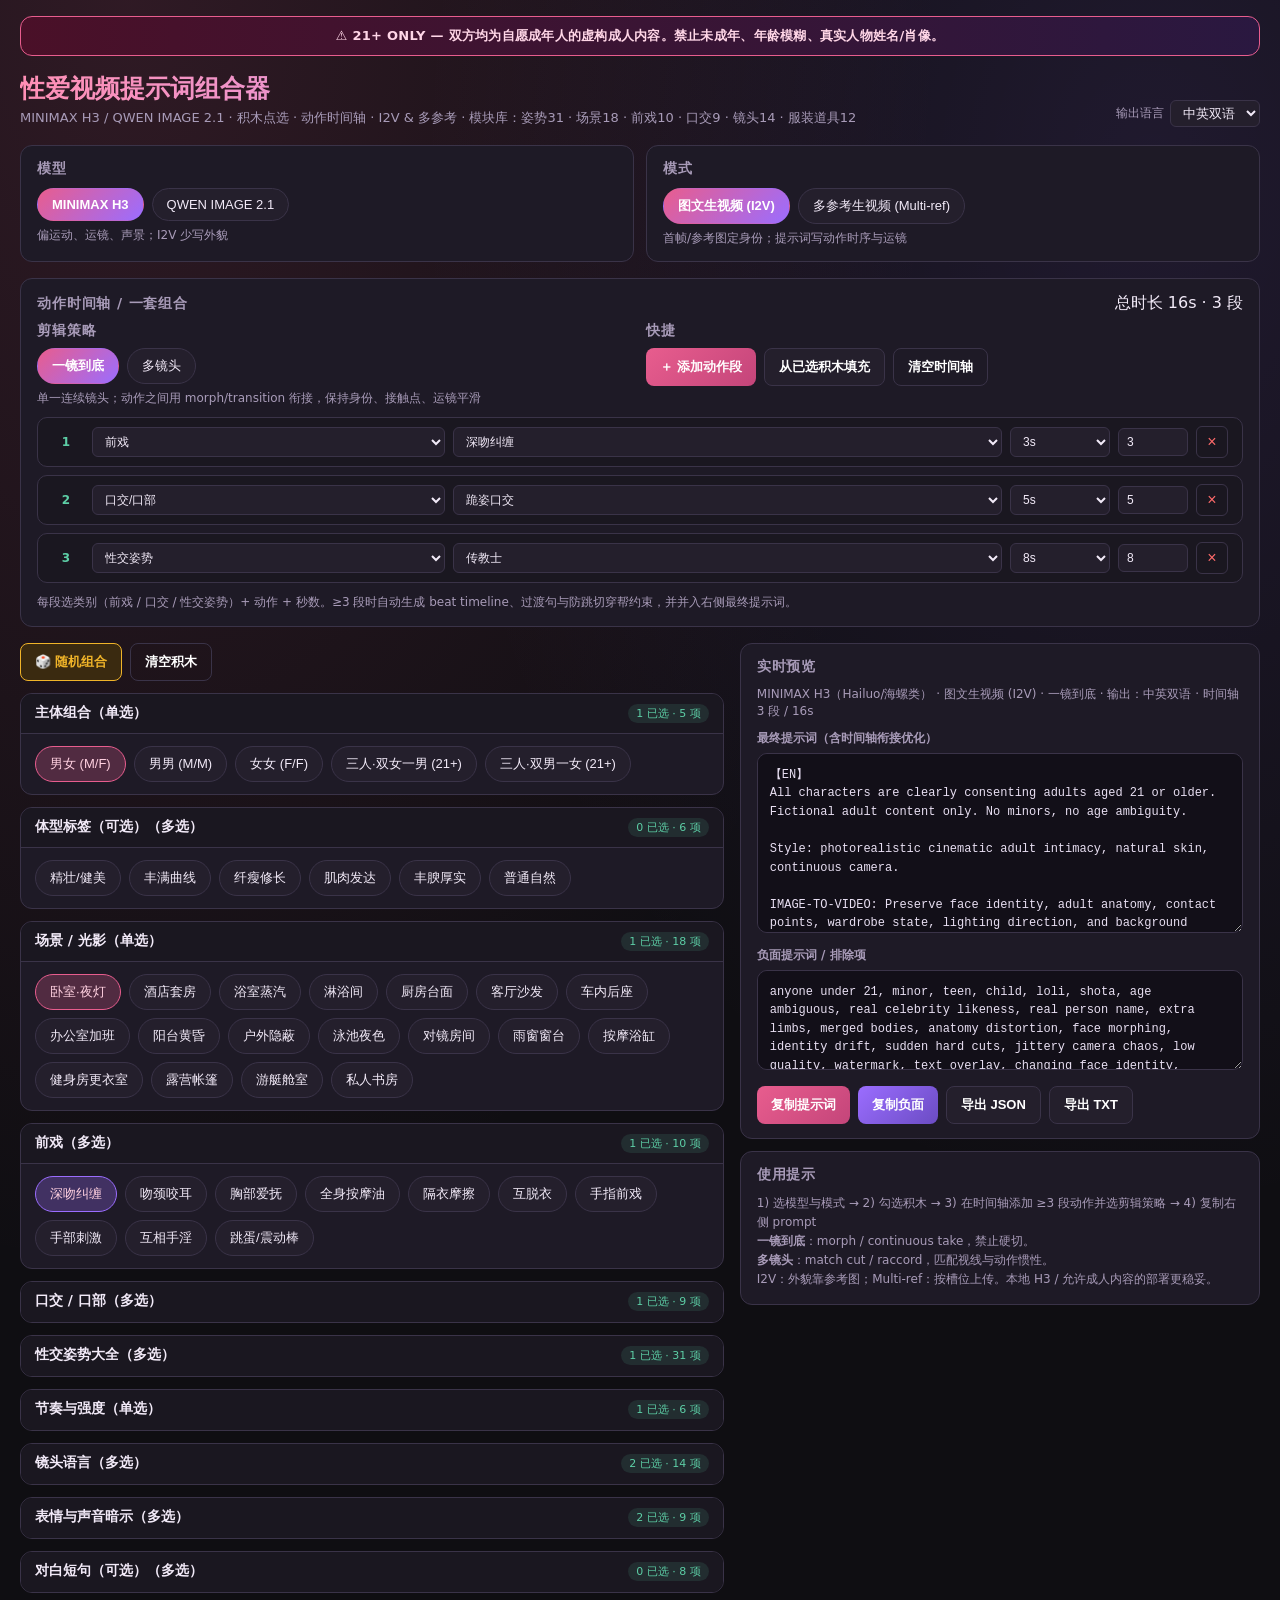
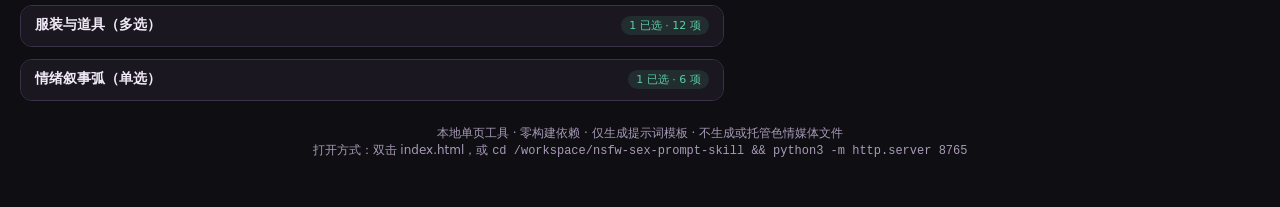
<file: index.html>
<!DOCTYPE html>
<html lang="zh-CN">
<head>
  <meta charset="UTF-8" />
  <meta name="viewport" content="width=device-width, initial-scale=1" />
  <meta name="robots" content="noindex" />
  <title>性爱视频提示词组合器 · 21+</title>
  <link rel="stylesheet" href="styles.css" />
</head>
<body>
  <div class="app">
    <div class="age-banner" id="ageBanner">⚠ 21+ ONLY</div>

    <header class="hero">
      <div>
        <h1>性爱视频提示词组合器</h1>
        <div class="sub">MINIMAX H3 / QWEN IMAGE 2.1 · 积木点选 · 动作时间轴 · I2V &amp; 多参考 · <span id="stats"></span></div>
      </div>
      <div class="lang-toggle">
        <label for="langSelect">输出语言</label>
        <select id="langSelect">
          <option value="both" selected>中英双语</option>
          <option value="en">英文为主</option>
          <option value="zh">中文为主</option>
        </select>
      </div>
    </header>

    <div class="controls-top">
      <div class="panel">
        <h2>模型</h2>
        <div class="seg">
          <button type="button" class="active" data-model="minimax_h3">MINIMAX H3</button>
          <button type="button" data-model="qwen_image">QWEN IMAGE 2.1</button>
        </div>
        <p class="hint" id="modelHint">偏运动、运镜、声景；I2V 少写外貌</p>
      </div>
      <div class="panel">
        <h2>模式</h2>
        <div class="seg">
          <button type="button" class="active" data-mode="i2v">图文生视频 (I2V)</button>
          <button type="button" data-mode="multiref">多参考生视频 (Multi-ref)</button>
        </div>
        <p class="hint" id="modeHint">首帧/参考图定身份；提示词写动作时序与运镜</p>
      </div>
    </div>

    <div class="panel timeline-panel" id="timelinePanel">
      <div class="timeline-head">
        <h2>动作时间轴 / 一套组合</h2>
        <span class="count" id="tlTotal">总时长 0s · 0 段</span>
      </div>
      <div class="controls-top" style="margin-bottom:10px">
        <div>
          <h2 style="margin-bottom:8px">剪辑策略</h2>
          <div class="seg" id="editModeSeg">
            <button type="button" class="active" data-edit="continuous">一镜到底</button>
            <button type="button" data-edit="multicut">多镜头</button>
          </div>
          <p class="hint" id="editHint">单一连续镜头；动作之间用 morph/transition 衔接，保持身份、接触点、运镜平滑</p>
        </div>
        <div>
          <h2 style="margin-bottom:8px">快捷</h2>
          <div class="actions">
            <button type="button" class="btn primary" id="btnAddSeg">＋ 添加动作段</button>
            <button type="button" class="btn" id="btnSeedTl">从已选积木填充</button>
            <button type="button" class="btn ghost" id="btnClearTl">清空时间轴</button>
          </div>
        </div>
      </div>
      <div id="timelineRows" class="timeline-rows"></div>
      <p class="hint" style="margin-top:10px;line-height:1.55">
        每段选类别（前戏 / 口交 / 性交姿势）+ 动作 + 秒数。≥3 段时自动生成 beat timeline、过渡句与防跳切穿帮约束，并并入右侧最终提示词。
      </p>
    </div>

    <div class="layout">
      <div>
        <div class="actions" style="margin-bottom:12px">
          <button type="button" class="btn warn" id="btnRandom">🎲 随机组合</button>
          <button type="button" class="btn ghost" id="btnClear">清空积木</button>
        </div>
        <div class="modules" id="modules"></div>
      </div>

      <aside class="preview">
        <div class="panel">
          <h3>实时预览</h3>
          <p class="hint" id="metaLine" style="margin-bottom:10px"></p>
          <div id="refSlotHost"></div>
          <label for="outPrompt">最终提示词（含时间轴衔接优化）</label>
          <textarea id="outPrompt" spellcheck="false"></textarea>
          <label for="outNeg" style="margin-top:10px">负面提示词 / 排除项</label>
          <textarea id="outNeg" style="min-height:100px" spellcheck="false"></textarea>
          <div class="actions" style="margin-top:12px">
            <button type="button" class="btn primary" id="btnCopy">复制提示词</button>
            <button type="button" class="btn secondary" id="btnCopyNeg">复制负面</button>
            <button type="button" class="btn" id="btnJson">导出 JSON</button>
            <button type="button" class="btn" id="btnTxt">导出 TXT</button>
          </div>
        </div>
        <div class="panel">
          <h3>使用提示</h3>
          <p class="hint" style="line-height:1.6;margin:0">
            1) 选模型与模式 → 2) 勾选积木 → 3) 在时间轴添加 ≥3 段动作并选剪辑策略 → 4) 复制右侧 prompt<br/>
            <strong>一镜到底</strong>：morph / continuous take，禁止硬切。<br/>
            <strong>多镜头</strong>：match cut / raccord，匹配视线与动作惯性。<br/>
            I2V：外貌靠参考图；Multi-ref：按槽位上传。本地 H3 / 允许成人内容的部署更稳妥。
          </p>
        </div>
      </aside>
    </div>

    <footer class="note">
      本地单页工具 · 零构建依赖 · 仅生成提示词模板 · 不生成或托管色情媒体文件<br/>
      打开方式：双击 index.html，或 <code>cd /workspace/nsfw-sex-prompt-skill && python3 -m http.server 8765</code>
    </footer>
  </div>

  <div class="toast" id="toast"></div>
  <script src="data.js"></script>
  <script src="app.js"></script>
</body>
</html>
</file>
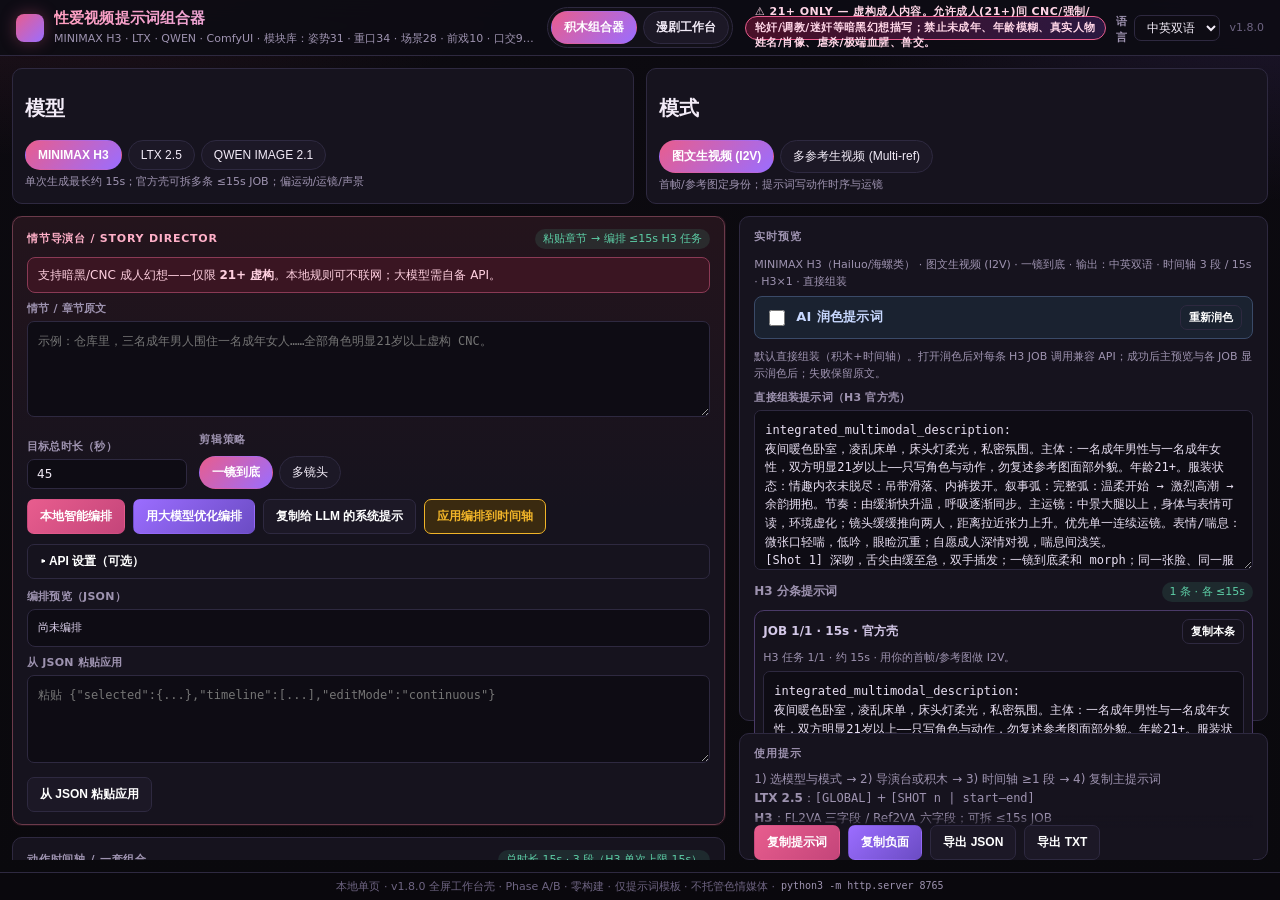
<file: web-app/index.html>
<!DOCTYPE html>
<html lang="zh-CN">
<head>
  <meta charset="UTF-8" />
  <meta name="viewport" content="width=device-width, initial-scale=1" />
  <meta name="robots" content="noindex" />
  <title>NSFW H3 漫剧工作台 / 提示词组合器 · 21+ · v1.8.0</title>
  <link rel="stylesheet" href="styles.css" />
</head>
<body data-ui-mode="bricks">
  <div class="app-shell">
    <header class="app-chrome">
      <div class="chrome-brand">
        <span class="chrome-mark" aria-hidden="true"></span>
        <div class="chrome-titles">
          <h1 id="appTitle">性爱视频提示词组合器</h1>
          <p class="chrome-sub">MINIMAX H3 · LTX · QWEN · ComfyUI · <span id="stats"></span></p>
        </div>
      </div>

      <nav class="seg ui-mode-seg chrome-modes" aria-label="界面模式" title="切换积木组合器 / 漫剧工作台">
        <button type="button" class="active" data-ui-mode="bricks">积木组合器</button>
        <button type="button" data-ui-mode="workbench">漫剧工作台</button>
      </nav>

      <div class="chrome-tools">
        <span class="age-pill" id="ageBanner">21+</span>
        <div class="lang-toggle">
          <label for="langSelect">语言</label>
          <select id="langSelect">
            <option value="both" selected>中英双语</option>
            <option value="en">英文为主</option>
            <option value="zh">中文为主</option>
          </select>
        </div>
        <span class="chrome-ver" id="wbVersion">v1.8.0</span>
      </div>
    </header>

    <div class="app-workspace">
      <!-- ========== 漫剧工作台 ========== -->
      <div id="workbenchRoot" class="wb-shell" hidden>
        <nav class="wb-stagebar" aria-label="管线阶段">
          <div class="wb-stagebar-track">
            <button type="button" class="wb-stage active" data-stage="S0">S0 立项</button>
            <button type="button" class="wb-stage" data-stage="S1">S1 扩写</button>
            <button type="button" class="wb-stage" data-stage="S2">S2 资材</button>
            <button type="button" class="wb-stage" data-stage="S3">S3 资产图</button>
            <button type="button" class="wb-stage" data-stage="S4">S4 分镜</button>
            <button type="button" class="wb-stage" data-stage="S5">S5 H3 壳</button>
            <button type="button" class="wb-stage" data-stage="S6">S6 静帧</button>
            <button type="button" class="wb-stage" data-stage="S7">S7 视频</button>
          </div>
          <div class="wb-stagebar-actions">
            <button type="button" class="btn primary btn-sm" id="btnWbRunAll">一键 S1→S5</button>
            <button type="button" class="btn btn-sm" id="btnWbExport">导出 JSON</button>
          </div>
        </nav>

        <div class="wb-grid">
          <aside class="wb-rail panel-surface">
            <div class="rail-block">
              <h2 class="rail-title">管线</h2>
              <p class="hint tight">文戏 / 影视 / JP-AV→H3。文本走 llama.cpp；媒体走 ComfyUI。</p>
              <div class="actions stack">
                <button type="button" class="btn ghost btn-sm" id="wbApiToggle">▸ llama.cpp / API</button>
                <button type="button" class="btn ghost btn-sm" id="wbComfyToggle">▸ ComfyUI 设置</button>
              </div>
            </div>

            <div id="wbApiBody" class="dir-api-body rail-settings" hidden>
              <div class="field-grid">
                <div>
                  <label for="wbApiBase">llama.cpp Base URL</label>
                  <input type="text" id="wbApiBase" placeholder="http://127.0.0.1:8080/v1" />
                </div>
                <div>
                  <label for="wbApiKey">API Key（可空）</label>
                  <input type="password" id="wbApiKey" placeholder="sk-local" autocomplete="off" />
                </div>
                <div>
                  <label for="wbApiModel">模型名</label>
                  <input type="text" id="wbApiModel" placeholder="local-model" />
                </div>
              </div>
              <div class="actions" style="margin-top:8px">
                <button type="button" class="btn secondary btn-sm" id="btnWbSaveApi">保存</button>
              </div>
              <p class="hint tight">与导演台共用设置键。推荐 <code>llama-server --port 8080</code> + CORS。</p>
            </div>

            <div id="wbComfyBody" class="dir-api-body rail-settings" hidden>
              <div class="field-grid">
                <div>
                  <label for="wbComfyBase">ComfyUI Base URL</label>
                  <input type="text" id="wbComfyBase" placeholder="http://127.0.0.1:8188" />
                </div>
                <div>
                  <label for="wbComfyAuth">可选 Auth</label>
                  <input type="password" id="wbComfyAuth" placeholder="可空" autocomplete="off" />
                </div>
                <div>
                  <label for="wbComfyCkpt">Checkpoint</label>
                  <input type="text" id="wbComfyCkpt" placeholder="sd_xl_base_1.0.safetensors" />
                </div>
                <div>
                  <label for="wbComfyWfAsset">S3 工作流</label>
                  <input type="text" id="wbComfyWfAsset" placeholder="comfy-workflows/wf_asset_t2i.json" />
                </div>
                <div>
                  <label for="wbComfyWfStill">S6 工作流</label>
                  <input type="text" id="wbComfyWfStill" placeholder="comfy-workflows/wf_storyboard_still.json" />
                </div>
                <div>
                  <label for="wbComfyWfI2v">S7 工作流</label>
                  <input type="text" id="wbComfyWfI2v" placeholder="comfy-workflows/wf_generic_i2v.json" />
                </div>
                <div class="field-row-2">
                  <div>
                    <label for="wbComfyW">宽</label>
                    <input type="number" id="wbComfyW" min="64" step="8" value="768" />
                  </div>
                  <div>
                    <label for="wbComfyH">高</label>
                    <input type="number" id="wbComfyH" min="64" step="8" value="1344" />
                  </div>
                </div>
              </div>
              <div class="actions" style="margin-top:8px">
                <button type="button" class="btn secondary btn-sm" id="btnWbSaveComfy">保存</button>
                <button type="button" class="btn btn-sm" id="btnWbPingComfy">测试</button>
                <button type="button" class="btn ghost btn-sm" id="btnWbClearJobs">清理任务</button>
              </div>
              <p class="hint tight">直连需 <code>--enable-cors-header</code>，或代理 <code>8190</code>。默认不出图。</p>
              <div id="wbComfyPing" class="hint tight"></div>
            </div>

            <div id="wbStatus" class="polish-status" hidden></div>

            <div id="wbQueuePanel" class="wb-queue-panel">
              <div class="timeline-head">
                <h2 class="rail-title" style="margin:0">Comfy 队列</h2>
                <span class="count" id="wbQueueCount">0</span>
              </div>
              <div id="wbQueueHost" class="wb-queue-host"><p class="hint">尚无媒体任务</p></div>
            </div>
          </aside>

          <section class="wb-editor panel-surface">
            <div class="wb-pane" data-pane="S0">
              <header class="pane-head">
                <h2>S0 立项锁</h2>
                <p class="hint">锁定模型 / 画幅 / NSFW / 技能后进入扩写</p>
              </header>
              <div class="field-grid cols-3">
                <div>
                  <label>模型</label>
                  <input type="text" value="MiniMax H3（默认锁定）" disabled />
                </div>
                <div>
                  <label for="wbAspect">画幅</label>
                  <select id="wbAspect">
                    <option value="9:16" selected>9:16</option>
                    <option value="16:9">16:9</option>
                    <option value="1:1">1:1</option>
                    <option value="4:3">4:3</option>
                    <option value="3:4">3:4</option>
                    <option value="21:9">21:9</option>
                  </select>
                </div>
                <div>
                  <label for="wbNsfwTier">NSFW 强度</label>
                  <select id="wbNsfwTier">
                    <option value="soft_av">soft_av</option>
                    <option value="explicit" selected>explicit</option>
                    <option value="dark_cnc">dark_cnc</option>
                  </select>
                </div>
                <div>
                  <label for="wbSkillMode">技能模式</label>
                  <select id="wbSkillMode">
                    <option value="drama_only">文戏为主</option>
                    <option value="av_main">JP-AV 主戏</option>
                    <option value="mixed" selected>混合</option>
                  </select>
                </div>
                <div>
                  <label for="wbTargetSec">目标总时长（秒）</label>
                  <input type="number" id="wbTargetSec" min="5" max="180" value="45" />
                </div>
              </div>
              <div class="seg-row">
                <div>
                  <h3 class="micro-label">模式</h3>
                  <div class="seg wb-mode-seg">
                    <button type="button" class="active" data-wb-mode="i2v">I2V / FL2VA</button>
                    <button type="button" data-wb-mode="multiref">Ref2VA 多参考</button>
                  </div>
                </div>
                <div>
                  <h3 class="micro-label">剪辑</h3>
                  <div class="seg wb-edit-seg">
                    <button type="button" class="active" data-wb-edit="continuous">一镜到底</button>
                    <button type="button" data-wb-edit="multicut">多镜头</button>
                  </div>
                </div>
              </div>
              <label for="wbSource">一句话 / 短剧情</label>
              <textarea id="wbSource" rows="6" spellcheck="false" placeholder="示例：爱情旅馆里，一对明显21+的成年情侣从亲吻解衣到传教士，再抽出换后入，最后加速收束。写实、可听见拍击反馈。"></textarea>
              <p class="hint">下方积木时间轴仍可在「积木组合器」微调；S5 复用 H3 组装器。</p>
            </div>

            <div class="wb-pane" data-pane="S1" hidden>
              <header class="pane-head">
                <h2>S1 文本扩写</h2>
                <p class="hint">文戏 skill + 可选 JP-AV 节拍。本地可离线；LLM 走 llama.cpp。</p>
              </header>
              <div class="actions">
                <button type="button" class="btn primary" id="btnWbExpandLocal">本地扩写</button>
                <button type="button" class="btn secondary" id="btnWbExpandLlm">LLM 扩写</button>
              </div>
              <label for="wbExpandOut">扩写结果</label>
              <textarea id="wbExpandOut" rows="10" spellcheck="false"></textarea>
              <label for="wbBeatsOut">节拍 JSON</label>
              <textarea id="wbBeatsOut" rows="7" spellcheck="false" class="mono"></textarea>
            </div>

            <div class="wb-pane" data-pane="S2" hidden>
              <header class="pane-head">
                <h2>S2 资材提取（CHR / SCN / PRP）</h2>
                <p class="hint">先确认资材提示词；出图到 S3（显式排队）。</p>
              </header>
              <div class="actions">
                <button type="button" class="btn primary" id="btnWbAssetsLocal">本地提取</button>
                <button type="button" class="btn secondary" id="btnWbAssetsLlm">LLM 提取</button>
              </div>
              <div id="wbAssetsHost" class="wb-host"></div>
            </div>

            <div class="wb-pane" data-pane="S4" hidden>
              <header class="pane-head">
                <h2>S4 分镜镜头卡</h2>
                <p class="hint">影视机位 + JP-AV 动作链 + 段缝末态。可切到积木组合器改秒数。</p>
              </header>
              <div class="actions">
                <button type="button" class="btn primary" id="btnWbShotsLocal">本地分镜</button>
                <button type="button" class="btn secondary" id="btnWbShotsLlm">LLM 分镜</button>
              </div>
              <div id="wbShotsHost" class="wb-shots"></div>
              <p class="hint" id="wbSeamNotes"></p>
            </div>

            <div class="wb-pane" data-pane="S5" hidden>
              <header class="pane-head">
                <h2>S5 MiniMax H3 官方壳</h2>
                <p class="hint">FL2VA 三字段 / Ref2VA 六字段；自动拆 ≤15s JOB。</p>
              </header>
              <div class="actions">
                <button type="button" class="btn primary" id="btnWbCompile">组装 H3 壳 → 时间轴</button>
                <button type="button" class="btn secondary" id="btnWbCopyJobs">复制全部 JOB</button>
              </div>
              <label for="wbJobsOut">JOB 预览</label>
              <textarea id="wbJobsOut" rows="18" spellcheck="false" class="mono grow-ta"></textarea>
            </div>

            <div class="wb-pane" data-pane="S3" hidden>
              <header class="pane-head">
                <h2>S3 资材出图（ComfyUI）</h2>
                <p class="hint">S2 CHR/SCN 投入资产 T2I。需本机 Comfy 在线。</p>
              </header>
              <div class="actions">
                <button type="button" class="btn primary" id="btnWbGenAssets">排队 CHR+SCN</button>
                <button type="button" class="btn" id="btnWbGenChrOnly">仅角色 CHR</button>
                <button type="button" class="btn secondary" id="btnWbGotoS4">确认 → S4</button>
              </div>
              <div id="wbAssetMediaHost" class="wb-media-grid"></div>
            </div>

            <div class="wb-pane" data-pane="S6" hidden>
              <header class="pane-head">
                <h2>S6 分镜静帧（ComfyUI）</h2>
                <p class="hint">镜头卡动作文案 → 关键帧 / 首帧，可作 I2V 参考。</p>
              </header>
              <div class="actions">
                <button type="button" class="btn primary" id="btnWbGenStills">排队全部分镜静帧</button>
              </div>
              <div id="wbStillMediaHost" class="wb-media-grid"></div>
            </div>

            <div class="wb-pane" data-pane="S7" hidden>
              <header class="pane-head">
                <h2>S7 视频生成（ComfyUI I2V）</h2>
                <p class="hint">S5 每个 H3 JOB 详细描述 → I2V。参考图须在 Comfy <code>input/</code>。</p>
              </header>
              <div class="field-grid cols-2">
                <div>
                  <label for="wbI2vRef">默认参考图文件名</label>
                  <input type="text" id="wbI2vRef" placeholder="example.png" />
                </div>
              </div>
              <div class="actions">
                <button type="button" class="btn primary" id="btnWbGenVideos">按 H3 JOBs 排队 I2V</button>
              </div>
              <div id="wbVideoMediaHost" class="wb-media-grid"></div>
            </div>
          </section>
        </div>
      </div>

      <!-- ========== 积木组合器 ========== -->
      <div class="brick-shell">
        <div class="brick-toolbar" data-brick-ui>
          <div class="panel-surface toolbar-card">
            <h2>模型</h2>
            <div class="seg">
              <button type="button" class="active" data-model="minimax_h3">MINIMAX H3</button>
              <button type="button" data-model="ltx_2_5">LTX 2.5</button>
              <button type="button" data-model="qwen_image">QWEN IMAGE 2.1</button>
            </div>
            <p class="hint tight" id="modelHint">偏运动、运镜、声景；I2V 少写外貌</p>
          </div>
          <div class="panel-surface toolbar-card">
            <h2>模式</h2>
            <div class="seg">
              <button type="button" class="active" data-mode="i2v">图文生视频 (I2V)</button>
              <button type="button" data-mode="multiref">多参考生视频 (Multi-ref)</button>
            </div>
            <p class="hint tight" id="modeHint">首帧/参考图定身份；提示词写动作时序与运镜</p>
          </div>
        </div>

        <div class="brick-grid">
          <div class="brick-main">
            <div class="panel director-panel panel-surface" id="directorPanel" data-brick-ui data-hide-in-wb>
              <div class="timeline-head">
                <h2>情节导演台 / Story Director</h2>
                <span class="count" id="dirCountHint">粘贴章节 → 编排时间轴</span>
              </div>
              <p class="hint director-warn">
                支持暗黑/CNC 成人幻想——仅限 <strong>21+ 虚构</strong>。本地规则可不联网；大模型需自备 API。
              </p>
              <label for="dirChapter">情节 / 章节原文</label>
              <textarea id="dirChapter" rows="4" spellcheck="false" placeholder="示例：仓库里，三名成年男人围住一名成年女人……全部角色明显21岁以上虚构 CNC。"></textarea>
              <div class="director-controls">
                <div>
                  <label for="dirTargetSec">目标总时长（秒）</label>
                  <input type="number" id="dirTargetSec" min="5" max="180" value="45" />
                </div>
                <div>
                  <h3 class="micro-label">剪辑策略</h3>
                  <div class="seg" id="dirEditSeg">
                    <button type="button" class="active" data-dir-edit="continuous">一镜到底</button>
                    <button type="button" data-dir-edit="multicut">多镜头</button>
                  </div>
                </div>
              </div>
              <div class="actions" style="margin-top:10px">
                <button type="button" class="btn primary" id="btnDirLocal">本地智能编排</button>
                <button type="button" class="btn secondary" id="btnDirLlm">用大模型优化编排</button>
                <button type="button" class="btn" id="btnDirCopySys">复制给 LLM 的系统提示</button>
                <button type="button" class="btn warn" id="btnDirApply">应用编排到时间轴</button>
              </div>
              <button type="button" class="btn ghost dir-api-toggle" id="dirApiToggle">▸ API 设置（可选）</button>
              <div id="dirApiBody" class="dir-api-body" hidden>
                <div class="director-controls">
                  <div>
                    <label for="dirApiBase">API Base URL</label>
                    <input type="text" id="dirApiBase" placeholder="https://api.openai.com/v1" />
                  </div>
                  <div>
                    <label for="dirApiKey">API Key（仅存 localStorage）</label>
                    <input type="password" id="dirApiKey" placeholder="sk-..." autocomplete="off" />
                  </div>
                  <div>
                    <label for="dirModel">模型名</label>
                    <input type="text" id="dirModel" placeholder="gpt-4o-mini" />
                  </div>
                </div>
                <p class="hint">OpenAI 兼容接口（含中转 / llama.cpp）。Key 只保存在本机浏览器。</p>
              </div>
              <label for="directorPreview" style="margin-top:10px">编排预览（JSON）</label>
              <pre id="directorPreview" class="director-preview">尚未编排</pre>
              <label for="dirJsonPaste">从 JSON 粘贴应用</label>
              <textarea id="dirJsonPaste" rows="2" spellcheck="false" placeholder='粘贴 {"selected":{...},"timeline":[...],"editMode":"continuous"}'></textarea>
              <div class="actions" style="margin-top:8px">
                <button type="button" class="btn" id="btnDirPasteJson">从 JSON 粘贴应用</button>
              </div>
            </div>

            <div class="panel timeline-panel panel-surface" id="timelinePanel" data-brick-ui>
              <div class="timeline-head">
                <h2>动作时间轴 / 一套组合</h2>
                <span class="count" id="tlTotal">总时长 0s · 0 段</span>
              </div>
              <div class="tl-controls">
                <div>
                  <h3 class="micro-label">剪辑策略</h3>
                  <div class="seg" id="editModeSeg">
                    <button type="button" class="active" data-edit="continuous">一镜到底</button>
                    <button type="button" data-edit="multicut">多镜头</button>
                  </div>
                  <p class="hint tight" id="editHint">单一连续镜头；morph/transition 衔接</p>
                </div>
                <div>
                  <h3 class="micro-label">快捷</h3>
                  <div class="actions">
                    <button type="button" class="btn primary btn-sm" id="btnAddSeg">＋ 添加动作段</button>
                    <button type="button" class="btn btn-sm" id="btnSeedTl">从已选积木填充</button>
                    <button type="button" class="btn ghost btn-sm" id="btnClearTl">清空时间轴</button>
                  </div>
                </div>
              </div>
              <div id="timelineRows" class="timeline-rows"></div>
              <p class="hint tight" id="tlHint">
                每段选类别 + 动作 + 秒数（单段最长 15s）。<strong>H3</strong> 总长&gt;15s 拆 JOB；<strong>LTX</strong> 合成一组 [GLOBAL]+[SHOT]。
              </p>
              <p class="tl-warn" id="tlWarn" hidden></p>
            </div>

            <div class="brick-modules-wrap" data-brick-ui>
              <div class="actions brick-mod-actions">
                <button type="button" class="btn warn" id="btnRandom">🎲 随机组合</button>
                <button type="button" class="btn ghost" id="btnClear">清空积木</button>
              </div>
              <div class="modules" id="modules"></div>
            </div>
          </div>

          <aside class="preview brick-preview" data-brick-ui>
            <div class="panel panel-surface preview-card">
              <h3>实时预览</h3>
              <p class="hint tight" id="metaLine"></p>

              <div class="polish-bar">
                <label class="chk-ai" for="chkAiPolish">
                  <input type="checkbox" id="chkAiPolish" />
                  <span>AI 润色提示词</span>
                </label>
                <button type="button" class="btn ghost btn-xs" id="btnRunPolish">重新润色</button>
              </div>
              <p class="hint tight" id="polishHint">默认<strong>直接组装</strong>。开启 AI 后主预览显示润色后文本。</p>
              <div id="polishStatus" class="polish-status" hidden></div>

              <div id="refSlotHost"></div>
              <label for="outPrompt" id="lblPrompt">直接组装提示词</label>
              <textarea id="outPrompt" spellcheck="false"></textarea>

              <div id="polishWrap" hidden>
                <label for="outPolished" id="lblPolished">AI 润色后（可复制）</label>
                <textarea id="outPolished" spellcheck="false" placeholder="开启「AI 润色」并配置 API 后生成…"></textarea>
              </div>

              <div id="jobPromptsHost" class="job-prompts-host"></div>

              <label for="outNeg">负面提示词 / 排除项</label>
              <textarea id="outNeg" class="neg-ta" spellcheck="false"></textarea>
              <div class="actions sticky-actions">
                <button type="button" class="btn primary" id="btnCopy">复制提示词</button>
                <button type="button" class="btn ghost" id="btnCopyRaw" hidden>复制原文</button>
                <button type="button" class="btn secondary" id="btnCopyNeg">复制负面</button>
                <button type="button" class="btn" id="btnJson">导出 JSON</button>
                <button type="button" class="btn" id="btnTxt">导出 TXT</button>
              </div>
            </div>
            <div class="panel panel-surface help-card">
              <h3>使用提示</h3>
              <p class="hint help-text">
                1) 选模型与模式 → 2) 导演台或积木 → 3) 时间轴 ≥1 段 → 4) 复制主提示词<br/>
                <strong>LTX 2.5</strong>：<code>[GLOBAL]</code> + <code>[SHOT n | start–end]</code><br/>
                <strong>H3</strong>：FL2VA 三字段 / Ref2VA 六字段；可拆 ≤15s JOB<br/>
                暗黑模块均为 21+ 虚构成人 CNC。漫剧请切「漫剧工作台」。
              </p>
            </div>
          </aside>
        </div>
      </div>
    </div>

    <footer class="app-footer">
      本地单页 · v1.8.0 全屏工作台壳 · Phase A/B · 零构建 · 仅提示词模板 · 不托管色情媒体 ·
      <code>python3 -m http.server 8765</code>
    </footer>
  </div>

  <div class="toast" id="toast"></div>
  <script src="data.js"></script>
  <script src="director.js"></script>
  <script src="skills/packs.js"></script>
  <script src="app.js"></script>
  <script src="comfy.js"></script>
  <script src="workbench.js"></script>
</body>
</html>
</file>
<file: styles.css>
:root {
  --bg: #0f0e12;
  --bg2: #1a1720;
  --bg3: #241f2c;
  --card: #1e1a26;
  --border: #3a3348;
  --text: #f2eaf8;
  --muted: #a89bb8;
  --accent: #e85d8e;
  --accent2: #9b6dff;
  --accent3: #5dcea6;
  --warn: #f0b429;
  --danger: #ff6b6b;
  --radius: 12px;
  --font: "Segoe UI", "PingFang SC", "Microsoft YaHei", system-ui, sans-serif;
  --mono: "JetBrains Mono", "SF Mono", Consolas, monospace;
}

* { box-sizing: border-box; }
html, body {
  margin: 0; padding: 0;
  background: var(--bg);
  color: var(--text);
  font-family: var(--font);
  min-height: 100%;
}
body {
  background-image:
    radial-gradient(ellipse at 10% 0%, rgba(232,93,142,.15), transparent 50%),
    radial-gradient(ellipse at 90% 10%, rgba(155,109,255,.12), transparent 45%);
}

.app { max-width: 1400px; margin: 0 auto; padding: 16px 20px 48px; }

.age-banner {
  background: linear-gradient(90deg, #4a1028, #2a1840);
  border: 1px solid var(--accent);
  color: #ffd6e7;
  padding: 10px 16px;
  border-radius: var(--radius);
  font-size: 13px;
  font-weight: 600;
  text-align: center;
  margin-bottom: 16px;
  letter-spacing: .02em;
}

header.hero {
  display: flex; flex-wrap: wrap; gap: 12px; align-items: flex-end;
  justify-content: space-between; margin-bottom: 18px;
}
header h1 {
  margin: 0; font-size: 1.55rem;
  background: linear-gradient(90deg, #ff8fb5, #c4a0ff);
  -webkit-background-clip: text; background-clip: text; color: transparent;
}
header .sub { color: var(--muted); font-size: 13px; margin-top: 4px; }

.controls-top {
  display: grid;
  grid-template-columns: 1fr 1fr;
  gap: 12px;
  margin-bottom: 16px;
}
@media (max-width: 720px) { .controls-top { grid-template-columns: 1fr; } }

.panel {
  background: var(--card);
  border: 1px solid var(--border);
  border-radius: var(--radius);
  padding: 14px 16px;
}
.panel h2, .panel h3 {
  margin: 0 0 10px; font-size: 14px; color: var(--muted);
  text-transform: uppercase; letter-spacing: .06em; font-weight: 700;
}
.panel .hint { font-size: 12px; color: var(--muted); margin: 6px 0 0; }

.seg {
  display: flex; flex-wrap: wrap; gap: 8px;
}
.seg button, .chip {
  appearance: none; border: 1px solid var(--border);
  background: var(--bg3); color: var(--text);
  border-radius: 999px; padding: 8px 14px; font-size: 13px;
  cursor: pointer; transition: .15s ease;
}
.seg button:hover, .chip:hover { border-color: var(--accent2); }
.seg button.active {
  background: linear-gradient(135deg, var(--accent), var(--accent2));
  border-color: transparent; color: #fff; font-weight: 600;
}
.chip.selected {
  background: rgba(232,93,142,.25);
  border-color: var(--accent);
  color: #ffd0e0;
}
.chip.multi.selected {
  background: rgba(155,109,255,.28);
  border-color: var(--accent2);
}

.layout {
  display: grid;
  grid-template-columns: 1.15fr 0.85fr;
  gap: 16px;
  align-items: start;
}
@media (max-width: 980px) { .layout { grid-template-columns: 1fr; } }

.modules { display: flex; flex-direction: column; gap: 12px; }
.mod {
  background: var(--card);
  border: 1px solid var(--border);
  border-radius: var(--radius);
  overflow: hidden;
}
.mod-head {
  display: flex; align-items: center; justify-content: space-between;
  padding: 10px 14px; cursor: pointer; user-select: none;
  background: var(--bg2);
  border-bottom: 1px solid transparent;
}
.mod.open .mod-head { border-bottom-color: var(--border); }
.mod-head strong { font-size: 14px; }
.mod-head .count {
  font-size: 11px; color: var(--accent3);
  background: rgba(93,206,166,.12); padding: 2px 8px; border-radius: 999px;
}
.mod-body { display: none; padding: 12px 14px; }
.mod.open .mod-body { display: block; }
.chips { display: flex; flex-wrap: wrap; gap: 8px; }

.preview {
  position: sticky; top: 12px;
  display: flex; flex-direction: column; gap: 12px;
}
.preview textarea, .preview pre {
  width: 100%; min-height: 180px; resize: vertical;
  background: #120f18; color: #e8dff2;
  border: 1px solid var(--border); border-radius: 10px;
  padding: 12px; font-family: var(--mono); font-size: 12px; line-height: 1.55;
  white-space: pre-wrap; word-break: break-word;
}
.preview label {
  display: block; font-size: 12px; color: var(--muted);
  margin-bottom: 6px; font-weight: 600;
}
.ref-box {
  background: #15121c; border: 1px dashed var(--accent2);
  border-radius: 10px; padding: 12px; font-size: 12px; line-height: 1.5;
  color: #d4c8e8;
}
.ref-box h4 { margin: 0 0 8px; color: var(--accent2); font-size: 13px; }
.ref-box ol { margin: 0; padding-left: 18px; }
.ref-box li { margin-bottom: 6px; }

.actions { display: flex; flex-wrap: wrap; gap: 8px; }
.btn {
  appearance: none; border: none; border-radius: 8px;
  padding: 9px 14px; font-size: 13px; font-weight: 600;
  cursor: pointer; color: #fff;
  background: var(--bg3); border: 1px solid var(--border);
}
.btn:hover { filter: brightness(1.1); }
.btn.primary { background: linear-gradient(135deg, var(--accent), #c4457a); border: none; }
.btn.secondary { background: linear-gradient(135deg, var(--accent2), #6b4cc4); border: none; }
.btn.ghost { background: transparent; }
.btn.warn { background: #3a2a10; border-color: var(--warn); color: var(--warn); }

.toast {
  position: fixed; bottom: 24px; right: 24px;
  background: #1f3d32; color: var(--accent3);
  border: 1px solid var(--accent3);
  padding: 10px 16px; border-radius: 8px;
  opacity: 0; pointer-events: none; transition: .25s;
  z-index: 99; font-size: 13px;
}
.toast.show { opacity: 1; }

footer.note {
  margin-top: 24px; text-align: center; color: var(--muted); font-size: 12px;
}
.lang-toggle { display: flex; gap: 6px; align-items: center; font-size: 12px; color: var(--muted); }
.lang-toggle select {
  background: var(--bg3); color: var(--text); border: 1px solid var(--border);
  border-radius: 6px; padding: 4px 8px;
}

/* —— Action timeline —— */
.timeline-panel {
  margin-bottom: 16px;
}
.timeline-head {
  display: flex; align-items: center; justify-content: space-between;
  gap: 10px; margin-bottom: 8px;
}
.timeline-head h2 { margin: 0; }
.timeline-rows { display: flex; flex-direction: column; gap: 8px; }
.tl-row {
  display: grid;
  grid-template-columns: 36px minmax(110px, 0.9fr) minmax(160px, 1.4fr) 100px 70px 36px;
  gap: 8px; align-items: center;
  background: var(--bg2);
  border: 1px solid var(--border);
  border-radius: 10px;
  padding: 8px 10px;
}
.tl-row .idx {
  font-size: 12px; color: var(--accent3); font-weight: 700; text-align: center;
}
.tl-row select, .tl-row input {
  width: 100%;
  background: var(--bg3); color: var(--text);
  border: 1px solid var(--border); border-radius: 6px;
  padding: 6px 8px; font-size: 12px;
}
.tl-row .btn-icon {
  appearance: none; border: 1px solid var(--border);
  background: transparent; color: var(--danger);
  border-radius: 6px; width: 32px; height: 32px; cursor: pointer;
  font-size: 16px; line-height: 1;
}
.tl-row .btn-icon:hover { border-color: var(--danger); background: rgba(255,107,107,.12); }
.tl-empty {
  color: var(--muted); font-size: 13px; padding: 14px;
  border: 1px dashed var(--border); border-radius: 10px; text-align: center;
}
@media (max-width: 720px) {
  .tl-row {
    grid-template-columns: 28px 1fr 1fr;
    grid-template-rows: auto auto;
  }
  .tl-row .idx { grid-row: span 2; }
}
</file>
<file: web-app/styles.css>
/* NSFW H3 Workbench / Brick Composer — v1.8.0 full-bleed shell */

:root {
  --bg: #0a090d;
  --bg-elev: #121018;
  --bg-panel: #16131e;
  --bg-panel-2: #1c1826;
  --bg-input: #0e0c14;
  --border: #2e2940;
  --border-strong: #453c5c;
  --text: #f3ecf8;
  --muted: #9e93b0;
  --faint: #6e6482;
  --accent: #e85d8e;
  --accent-2: #9b6dff;
  --accent-3: #5dcea6;
  --warn: #f0b429;
  --danger: #ff6b6b;
  --radius: 10px;
  --radius-sm: 7px;
  --chrome-h: 56px;
  --footer-h: 28px;
  --gap: 12px;
  --font: "Segoe UI", "PingFang SC", "Microsoft YaHei", system-ui, sans-serif;
  --mono: "JetBrains Mono", "SF Mono", Consolas, monospace;
  --shadow: 0 8px 28px rgba(0, 0, 0, 0.35);
}

*, *::before, *::after { box-sizing: border-box; }

html, body {
  margin: 0;
  padding: 0;
  width: 100%;
  height: 100%;
  overflow: hidden;
  background: var(--bg);
  color: var(--text);
  font-family: var(--font);
  font-size: 13px;
  line-height: 1.45;
}

body {
  background-image:
    radial-gradient(ellipse 80% 50% at 0% -10%, rgba(232, 93, 142, 0.14), transparent 55%),
    radial-gradient(ellipse 70% 45% at 100% 0%, rgba(155, 109, 255, 0.12), transparent 50%),
    linear-gradient(180deg, #0c0a10 0%, #0a090d 100%);
}

/* —— App shell: full viewport —— */
.app-shell {
  width: 100vw;
  width: 100dvw;
  height: 100vh;
  height: 100dvh;
  display: grid;
  grid-template-rows: var(--chrome-h) minmax(0, 1fr) var(--footer-h);
  overflow: hidden;
}

/* —— Top chrome —— */
.app-chrome {
  display: grid;
  grid-template-columns: minmax(180px, 1fr) auto minmax(180px, 1fr);
  align-items: center;
  gap: 12px;
  padding: 0 16px;
  background: rgba(14, 12, 20, 0.92);
  border-bottom: 1px solid var(--border);
  backdrop-filter: blur(12px);
  z-index: 40;
}

.chrome-brand {
  display: flex;
  align-items: center;
  gap: 10px;
  min-width: 0;
}

.chrome-mark {
  width: 28px;
  height: 28px;
  border-radius: 8px;
  flex-shrink: 0;
  background: linear-gradient(135deg, var(--accent), var(--accent-2));
  box-shadow: 0 0 16px rgba(232, 93, 142, 0.35);
}

.chrome-titles { min-width: 0; }

.chrome-titles h1 {
  margin: 0;
  font-size: 15px;
  font-weight: 700;
  letter-spacing: 0.01em;
  white-space: nowrap;
  overflow: hidden;
  text-overflow: ellipsis;
  background: linear-gradient(90deg, #ff9ec0, #c9b0ff);
  -webkit-background-clip: text;
  background-clip: text;
  color: transparent;
}

.chrome-sub {
  margin: 1px 0 0;
  font-size: 11px;
  color: var(--muted);
  white-space: nowrap;
  overflow: hidden;
  text-overflow: ellipsis;
}

.chrome-modes {
  justify-self: center;
  flex-wrap: nowrap;
  background: var(--bg-elev);
  padding: 3px;
  border-radius: 999px;
  border: 1px solid var(--border);
}

.chrome-modes button {
  padding: 7px 16px;
  font-weight: 650;
  border-radius: 999px;
}

.chrome-tools {
  display: flex;
  align-items: center;
  justify-content: flex-end;
  gap: 10px;
  min-width: 0;
}

.age-pill {
  display: inline-flex;
  align-items: center;
  justify-content: center;
  height: 24px;
  padding: 0 9px;
  border-radius: 999px;
  font-size: 11px;
  font-weight: 800;
  letter-spacing: 0.04em;
  color: #ffd6e7;
  background: linear-gradient(90deg, #4a1028, #2a1840);
  border: 1px solid var(--accent);
}

.chrome-ver {
  font-size: 11px;
  color: var(--faint);
  font-variant-numeric: tabular-nums;
}

.lang-toggle {
  display: flex;
  gap: 6px;
  align-items: center;
  font-size: 11px;
  color: var(--muted);
}

.lang-toggle select,
select, input[type="text"], input[type="number"], input[type="password"], textarea {
  background: var(--bg-input);
  color: var(--text);
  border: 1px solid var(--border);
  border-radius: var(--radius-sm);
  padding: 7px 9px;
  font-size: 12px;
  font-family: inherit;
}

.lang-toggle select { padding: 4px 8px; }

label {
  display: block;
  font-size: 11px;
  color: var(--muted);
  margin: 8px 0 4px;
  font-weight: 600;
  letter-spacing: 0.02em;
}

/* —— Workspace —— */
.app-workspace {
  min-height: 0;
  overflow: hidden;
  position: relative;
  display: flex;
  flex-direction: column;
}

.app-footer {
  display: flex;
  align-items: center;
  justify-content: center;
  gap: 6px;
  padding: 0 12px;
  font-size: 11px;
  color: var(--faint);
  border-top: 1px solid var(--border);
  background: rgba(10, 9, 13, 0.95);
  white-space: nowrap;
  overflow: hidden;
  text-overflow: ellipsis;
}

.app-footer code {
  font-family: var(--mono);
  font-size: 10px;
  color: var(--muted);
}

/* —— Shared surfaces —— */
.panel-surface {
  background: var(--bg-panel);
  border: 1px solid var(--border);
  border-radius: var(--radius);
}

.panel {
  background: var(--bg-panel);
  border: 1px solid var(--border);
  border-radius: var(--radius);
  padding: 12px 14px;
}

.panel h2, .panel h3, .rail-title, .pane-head h2 {
  margin: 0 0 8px;
  font-size: 11px;
  color: var(--muted);
  text-transform: uppercase;
  letter-spacing: 0.07em;
  font-weight: 700;
}

.hint { font-size: 12px; color: var(--muted); margin: 6px 0 0; line-height: 1.5; }
.hint.tight { margin-top: 4px; font-size: 11px; }
.micro-label {
  margin: 0 0 6px;
  font-size: 11px;
  color: var(--muted);
  text-transform: uppercase;
  letter-spacing: 0.06em;
  font-weight: 700;
}

.seg { display: flex; flex-wrap: wrap; gap: 6px; }
.seg button, .chip {
  appearance: none;
  border: 1px solid var(--border);
  background: var(--bg-panel-2);
  color: var(--text);
  border-radius: 999px;
  padding: 7px 12px;
  font-size: 12px;
  cursor: pointer;
  transition: border-color 0.12s, background 0.12s, filter 0.12s;
}
.seg button:hover, .chip:hover { border-color: var(--accent-2); }
.seg button.active {
  background: linear-gradient(135deg, var(--accent), var(--accent-2));
  border-color: transparent;
  color: #fff;
  font-weight: 650;
}
.chip.selected {
  background: rgba(232, 93, 142, 0.25);
  border-color: var(--accent);
  color: #ffd0e0;
}
.chip.multi.selected {
  background: rgba(155, 109, 255, 0.28);
  border-color: var(--accent-2);
}

.actions { display: flex; flex-wrap: wrap; gap: 8px; }
.actions.stack { flex-direction: column; align-items: stretch; }

.btn {
  appearance: none;
  border: 1px solid var(--border);
  border-radius: var(--radius-sm);
  padding: 8px 12px;
  font-size: 12px;
  font-weight: 650;
  cursor: pointer;
  color: #fff;
  background: var(--bg-panel-2);
}
.btn:hover { filter: brightness(1.1); }
.btn.primary { background: linear-gradient(135deg, var(--accent), #c4457a); border-color: transparent; }
.btn.secondary { background: linear-gradient(135deg, var(--accent-2), #6b4cc4); border-color: transparent; }
.btn.ghost { background: transparent; }
.btn.warn { background: #3a2a10; border-color: var(--warn); color: var(--warn); }
.btn-sm { padding: 6px 10px; font-size: 11px; }
.btn-xs { padding: 4px 8px !important; font-size: 11px !important; }

.count {
  font-size: 11px;
  color: var(--accent-3);
  background: rgba(93, 206, 166, 0.12);
  padding: 2px 8px;
  border-radius: 999px;
}

.toast {
  position: fixed;
  bottom: 36px;
  right: 20px;
  background: #1f3d32;
  color: var(--accent-3);
  border: 1px solid var(--accent-3);
  padding: 10px 16px;
  border-radius: 8px;
  opacity: 0;
  pointer-events: none;
  transition: 0.25s;
  z-index: 99;
  font-size: 13px;
}
.toast.show { opacity: 1; }

/* =========================================================
   WORKBENCH MODE
   ========================================================= */
.wb-shell {
  flex: 1;
  min-height: 0;
  display: flex;
  flex-direction: column;
  overflow: hidden;
}

.wb-shell[hidden] { display: none !important; }

.wb-stagebar {
  flex: 0 0 auto;
  display: flex;
  align-items: center;
  justify-content: space-between;
  gap: 12px;
  padding: 8px 12px;
  background: rgba(18, 16, 24, 0.96);
  border-bottom: 1px solid var(--border);
  position: sticky;
  top: 0;
  z-index: 20;
}

.wb-stagebar-track {
  display: flex;
  flex-wrap: nowrap;
  gap: 6px;
  overflow-x: auto;
  min-width: 0;
  padding-bottom: 2px;
  scrollbar-width: thin;
}

.wb-stagebar-actions {
  display: flex;
  gap: 6px;
  flex-shrink: 0;
}

.wb-stage {
  appearance: none;
  border: 1px solid var(--border);
  background: var(--bg-panel-2);
  color: var(--text);
  border-radius: 8px;
  padding: 8px 12px;
  font-size: 12px;
  cursor: pointer;
  white-space: nowrap;
  transition: 0.12s ease;
}
.wb-stage:hover { border-color: var(--accent-2); }
.wb-stage.active {
  background: linear-gradient(135deg, var(--accent-3), var(--accent-2));
  border-color: transparent;
  color: #0b1020;
  font-weight: 800;
}

.wb-grid {
  flex: 1;
  min-height: 0;
  display: grid;
  grid-template-columns: minmax(260px, 300px) minmax(0, 1fr);
  gap: var(--gap);
  padding: var(--gap);
  overflow: hidden;
}

.wb-rail,
.wb-editor {
  min-height: 0;
  overflow: auto;
  padding: 12px;
  box-shadow: var(--shadow);
}

.wb-rail {
  display: flex;
  flex-direction: column;
  gap: 12px;
}

.rail-block { padding-bottom: 4px; }
.rail-settings { margin: 0; }

.field-grid {
  display: grid;
  grid-template-columns: 1fr;
  gap: 8px;
}
.field-grid.cols-2 { grid-template-columns: 1fr 1fr; }
.field-grid.cols-3 { grid-template-columns: repeat(3, minmax(0, 1fr)); }
.field-row-2 {
  display: grid;
  grid-template-columns: 1fr 1fr;
  gap: 8px;
}

.wb-pane {
  display: flex;
  flex-direction: column;
  gap: 4px;
  min-height: 100%;
}
.wb-pane[hidden] { display: none !important; }

.pane-head { margin-bottom: 6px; }
.pane-head h2 {
  font-size: 14px;
  color: #e8dff5;
  text-transform: none;
  letter-spacing: 0;
  margin-bottom: 2px;
}
.pane-head .hint { margin-top: 0; }

.seg-row {
  display: grid;
  grid-template-columns: 1fr 1fr;
  gap: 12px;
  margin: 10px 0;
}

.wb-pane textarea,
.wb-editor textarea,
.director-panel textarea,
.preview textarea {
  width: 100%;
  resize: vertical;
  background: var(--bg-input);
  color: #e8dff2;
  border: 1px solid var(--border);
  border-radius: var(--radius-sm);
  padding: 10px;
  font-family: var(--mono);
  font-size: 12px;
  line-height: 1.55;
  white-space: pre-wrap;
  word-break: break-word;
  min-height: 88px;
}

.wb-pane textarea.grow-ta { min-height: 280px; flex: 1; }
.wb-pane textarea.mono,
textarea.mono { font-family: var(--mono); }

.wb-editor input,
.wb-editor select,
.wb-rail input,
.wb-rail select,
.director-panel input,
.director-panel select {
  width: 100%;
}

.wb-host { margin-top: 8px; overflow: auto; }

.wb-table {
  width: 100%;
  border-collapse: collapse;
  font-size: 12px;
}
.wb-table th, .wb-table td {
  border: 1px solid var(--border);
  padding: 8px;
  vertical-align: top;
  text-align: left;
}
.wb-table th { color: var(--muted); background: var(--bg-panel-2); }
.wb-table code {
  font-family: var(--mono);
  font-size: 11px;
  white-space: pre-wrap;
  color: #e8dff5;
}

.wb-shots {
  display: grid;
  grid-template-columns: repeat(auto-fill, minmax(240px, 1fr));
  gap: 10px;
  margin-top: 10px;
}
.wb-shot-card {
  background: var(--bg-panel-2);
  border: 1px solid var(--border);
  border-radius: var(--radius-sm);
  padding: 10px 12px;
  font-size: 12px;
  line-height: 1.45;
}
.wb-shot-card header { margin-bottom: 6px; color: #c8b6ff; }
.wb-shot-card .muted, .muted { color: var(--muted); font-size: 11px; margin-top: 4px; }

.wb-queue-panel {
  margin-top: auto;
  padding-top: 8px;
  border-top: 1px dashed var(--border);
  min-height: 0;
  display: flex;
  flex-direction: column;
}
.wb-queue-host {
  display: flex;
  flex-direction: column;
  gap: 8px;
  max-height: min(42vh, 360px);
  overflow: auto;
  margin-top: 8px;
}
.wb-queue-item {
  display: flex;
  gap: 10px;
  justify-content: space-between;
  align-items: flex-start;
  background: var(--bg-panel-2);
  border: 1px solid var(--border);
  border-radius: var(--radius-sm);
  padding: 8px 10px;
  font-size: 12px;
}
.wb-queue-item.status-failed { border-color: rgba(220, 80, 100, 0.55); }
.wb-queue-item.status-succeeded { border-color: rgba(80, 180, 120, 0.45); }
.wb-queue-item.status-running,
.wb-queue-item.status-queued { border-color: rgba(120, 140, 255, 0.45); }
.wb-queue-main { flex: 1; min-width: 0; }
.wb-queue-thumb { flex: 0 0 auto; }
.wb-thumb {
  width: 64px;
  height: 64px;
  object-fit: cover;
  border-radius: 8px;
  border: 1px solid var(--border);
  background: #111;
}
.wb-thumb.lg {
  width: 100%;
  max-width: 220px;
  height: auto;
  aspect-ratio: 3/4;
}
.wb-pill {
  display: inline-block;
  padding: 1px 6px;
  border-radius: 999px;
  background: rgba(255, 255, 255, 0.06);
  border: 1px solid var(--border);
  font-size: 10px;
  color: var(--muted);
}
.wb-media-grid {
  display: grid;
  grid-template-columns: repeat(auto-fill, minmax(160px, 1fr));
  gap: 10px;
  margin-top: 10px;
}
.wb-media-card {
  background: var(--bg-panel-2);
  border: 1px solid var(--border);
  border-radius: var(--radius-sm);
  padding: 8px;
  font-size: 12px;
}
.wb-media-card header { margin-bottom: 6px; color: #c8b6ff; }
.wb-link { color: var(--accent-2); font-size: 12px; }
.wb-queue-actions { margin-top: 6px; }

.dir-api-body {
  margin-top: 8px;
  padding: 10px;
  border: 1px dashed #6b3a4a;
  border-radius: 8px;
  background: rgba(0, 0, 0, 0.22);
}
.dir-api-toggle {
  margin-top: 10px;
  width: 100%;
  text-align: left;
}

#wbStatus { margin-top: 4px; }
#wbStatus.err {
  background: rgba(220, 80, 100, 0.12);
  border-color: rgba(220, 80, 100, 0.5);
  color: #ffb0c0;
}

/* Workbench mode: hide brick shell (timeline stays in DOM via hidden parent? 
   We keep brick shell visible but docked — see body rules) */
body[data-ui-mode="workbench"] .brick-shell {
  display: none;
}
body[data-ui-mode="bricks"] .wb-shell {
  display: none !important;
}

/* =========================================================
   BRICK COMPOSER MODE
   ========================================================= */
.brick-shell {
  flex: 1;
  min-height: 0;
  display: flex;
  flex-direction: column;
  overflow: hidden;
  gap: 0;
}

.brick-toolbar {
  flex: 0 0 auto;
  display: grid;
  grid-template-columns: 1fr 1fr;
  gap: var(--gap);
  padding: var(--gap) var(--gap) 0;
}

.toolbar-card {
  padding: 10px 12px;
}

.brick-grid {
  flex: 1;
  min-height: 0;
  display: grid;
  grid-template-columns: minmax(0, 1.15fr) minmax(320px, 0.85fr);
  gap: var(--gap);
  padding: var(--gap);
  overflow: hidden;
}

.brick-main {
  min-height: 0;
  overflow: auto;
  display: flex;
  flex-direction: column;
  gap: var(--gap);
  padding-right: 2px;
}

.brick-preview {
  min-height: 0;
  overflow: auto;
  display: flex;
  flex-direction: column;
  gap: var(--gap);
}

.preview-card {
  flex: 1;
  display: flex;
  flex-direction: column;
  min-height: 0;
}

.preview-card textarea#outPrompt {
  min-height: 160px;
  flex: 1;
}

.neg-ta { min-height: 88px !important; }

.help-card { flex: 0 0 auto; }
.help-text { margin: 0; line-height: 1.6; }

.sticky-actions {
  position: sticky;
  bottom: 0;
  padding-top: 10px;
  margin-top: 10px;
  background: linear-gradient(180deg, transparent, var(--bg-panel) 30%);
}

/* Director */
.director-panel {
  border-color: #6b3a4a;
  background: linear-gradient(180deg, #24141c 0%, var(--bg-panel) 48%);
  box-shadow: 0 0 0 1px rgba(232, 93, 142, 0.1);
}
.director-panel h2 { color: #ffb0c8; }
.director-warn {
  background: #3a1522;
  border: 1px solid #8a3a55;
  color: #ffd0e0;
  padding: 8px 10px;
  border-radius: 8px;
  margin-bottom: 8px !important;
}
.director-controls {
  display: grid;
  grid-template-columns: 160px 1fr;
  gap: 12px;
  margin-top: 8px;
  align-items: end;
}
.director-preview {
  max-height: 180px;
  overflow: auto;
  background: var(--bg-input);
  border: 1px solid var(--border);
  border-radius: 8px;
  padding: 10px;
  font-family: var(--mono);
  font-size: 11px;
  color: #e0d4f0;
  white-space: pre-wrap;
  word-break: break-word;
  margin: 0;
}

.timeline-head {
  display: flex;
  align-items: center;
  justify-content: space-between;
  gap: 10px;
  margin-bottom: 8px;
}
.timeline-head h2 { margin: 0; }

.tl-controls {
  display: grid;
  grid-template-columns: 1fr 1fr;
  gap: 12px;
  margin-bottom: 10px;
}

.timeline-rows { display: flex; flex-direction: column; gap: 8px; }
.tl-row {
  display: grid;
  grid-template-columns: 36px minmax(110px, 0.9fr) minmax(160px, 1.4fr) 100px 70px 36px;
  gap: 8px;
  align-items: center;
  background: var(--bg-elev);
  border: 1px solid var(--border);
  border-radius: var(--radius-sm);
  padding: 8px 10px;
}
.tl-row .idx {
  font-size: 12px;
  color: var(--accent-3);
  font-weight: 700;
  text-align: center;
}
.tl-row select, .tl-row input {
  width: 100%;
  background: var(--bg-panel-2);
  color: var(--text);
  border: 1px solid var(--border);
  border-radius: 6px;
  padding: 6px 8px;
  font-size: 12px;
}
.tl-row .btn-icon {
  appearance: none;
  border: 1px solid var(--border);
  background: transparent;
  color: var(--danger);
  border-radius: 6px;
  width: 32px;
  height: 32px;
  cursor: pointer;
  font-size: 16px;
  line-height: 1;
}
.tl-row .btn-icon:hover {
  border-color: var(--danger);
  background: rgba(255, 107, 107, 0.12);
}
.tl-empty {
  color: var(--muted);
  font-size: 13px;
  padding: 14px;
  border: 1px dashed var(--border);
  border-radius: 10px;
  text-align: center;
}
.tl-warn {
  margin-top: 8px;
  padding: 10px 12px;
  border-radius: 10px;
  background: #3a1f14;
  border: 1px solid #c45c2a;
  color: #ffd2b8;
  font-size: 13px;
  line-height: 1.5;
}
.tl-total-over { color: #ff9a6b !important; font-weight: 700; }

.brick-mod-actions { margin-bottom: 4px; }
.modules { display: flex; flex-direction: column; gap: 10px; }
.mod {
  background: var(--bg-panel);
  border: 1px solid var(--border);
  border-radius: var(--radius);
  overflow: hidden;
}
.mod-head {
  display: flex;
  align-items: center;
  justify-content: space-between;
  padding: 10px 14px;
  cursor: pointer;
  user-select: none;
  background: var(--bg-elev);
  border-bottom: 1px solid transparent;
}
.mod.open .mod-head { border-bottom-color: var(--border); }
.mod-head strong { font-size: 13px; }
.mod-body { display: none; padding: 12px 14px; }
.mod.open .mod-body { display: block; }
.chips { display: flex; flex-wrap: wrap; gap: 8px; }

.mod-dark { border-color: #8a3a55; }
.mod-dark .mod-head { background: #2a1520; }
.mod-dark .mod-head strong { color: #ffb0c8; }
.mod-dark .chip.selected {
  background: rgba(192, 60, 90, 0.35);
  border-color: #e85d8e;
}

.ref-box {
  background: #15121c;
  border: 1px dashed var(--accent-2);
  border-radius: 10px;
  padding: 12px;
  font-size: 12px;
  line-height: 1.5;
  color: #d4c8e8;
  margin-bottom: 8px;
}
.ref-box h4 { margin: 0 0 8px; color: var(--accent-2); font-size: 13px; }
.ref-box ol { margin: 0; padding-left: 18px; }
.ref-box li { margin-bottom: 6px; }

.polish-bar {
  display: flex;
  align-items: center;
  justify-content: space-between;
  gap: 8px;
  padding: 8px 10px;
  border-radius: 8px;
  background: #1a2230;
  border: 1px solid #3a4a68;
  margin: 6px 0;
}
.chk-ai {
  display: flex;
  align-items: center;
  gap: 8px;
  font-size: 13px;
  font-weight: 600;
  color: #c8d8ff;
  cursor: pointer;
  margin: 0;
}
.chk-ai input { width: 16px; height: 16px; accent-color: var(--accent-2); }

.job-prompts-host { margin-top: 12px; display: flex; flex-direction: column; gap: 8px; }
.job-head {
  display: flex;
  justify-content: space-between;
  align-items: center;
  font-size: 12px;
  color: var(--muted);
}
.job-card {
  background: #15121c;
  border: 1px solid #4a3a68;
  border-radius: 10px;
  padding: 8px;
}
.job-card-head {
  display: flex;
  justify-content: space-between;
  align-items: center;
  font-size: 12px;
  color: #d4c8e8;
  margin-bottom: 6px;
  font-weight: 600;
}
.job-ta {
  width: 100%;
  min-height: 110px;
  resize: vertical;
  background: #0e0c14;
  color: #e8dff2;
  border: 1px solid var(--border);
  border-radius: 8px;
  padding: 8px;
  font-family: var(--mono);
  font-size: 11px;
  line-height: 1.5;
}
.job-note {
  font-size: 11px;
  color: var(--muted);
  margin: 0 0 6px;
  line-height: 1.4;
}

.polish-status {
  font-size: 12px;
  line-height: 1.45;
  padding: 6px 10px;
  border-radius: 8px;
  margin: 0 0 10px;
  background: #1a2230;
  border: 1px solid #3a4a68;
  color: #c8d8ff;
}
.polish-status.ok {
  background: rgba(93, 206, 166, 0.12);
  border-color: rgba(93, 206, 166, 0.45);
  color: #9eebc8;
}
.polish-status.err {
  background: rgba(220, 80, 100, 0.12);
  border-color: rgba(220, 80, 100, 0.5);
  color: #ffb0c0;
}
textarea.polished-active {
  border-color: #5dcea6 !important;
  box-shadow: 0 0 0 1px rgba(93, 206, 166, 0.25);
}

/* —— Mode: keep timeline accessible under workbench via dock ——
   Timeline/modules stay functional in bricks; workbench uses compile API on hidden DOM.
   Optional: show a slim dock — disabled for cleaner full-bleed workbench. */

/* =========================================================
   RESPONSIVE
   ========================================================= */
@media (max-width: 1200px) {
  .app-chrome {
    grid-template-columns: 1fr auto;
    grid-template-rows: auto auto;
    height: auto;
    min-height: var(--chrome-h);
    padding: 8px 12px;
  }
  .chrome-tools { grid-column: 1 / -1; justify-content: flex-start; }
  .wb-grid { grid-template-columns: minmax(220px, 260px) minmax(0, 1fr); }
  .brick-grid { grid-template-columns: minmax(0, 1fr) minmax(280px, 0.9fr); }
  .field-grid.cols-3 { grid-template-columns: 1fr 1fr; }
}

@media (max-width: 980px) {
  html, body { overflow: auto; height: auto; min-height: 100dvh; }
  .app-shell {
    height: auto;
    min-height: 100dvh;
    grid-template-rows: auto minmax(0, 1fr) auto;
  }
  .app-workspace { overflow: visible; }
  .wb-shell, .brick-shell { overflow: visible; height: auto; }
  .wb-grid {
    grid-template-columns: 1fr;
    overflow: visible;
  }
  .wb-rail, .wb-editor { overflow: visible; max-height: none; }
  .wb-queue-host { max-height: 240px; }
  .brick-toolbar { grid-template-columns: 1fr; }
  .brick-grid {
    grid-template-columns: 1fr;
    overflow: visible;
  }
  .brick-main, .brick-preview { overflow: visible; }
  .seg-row, .tl-controls, .director-controls { grid-template-columns: 1fr; }
  .field-grid.cols-3, .field-grid.cols-2 { grid-template-columns: 1fr; }
  .chrome-modes { justify-self: start; }
  .app-footer { white-space: normal; text-align: center; height: auto; padding: 6px 10px; }
}

@media (max-width: 720px) {
  .tl-row {
    grid-template-columns: 28px 1fr 1fr;
    grid-template-rows: auto auto;
  }
  .tl-row .idx { grid-row: span 2; }
  .chrome-sub { display: none; }
}
</file>
